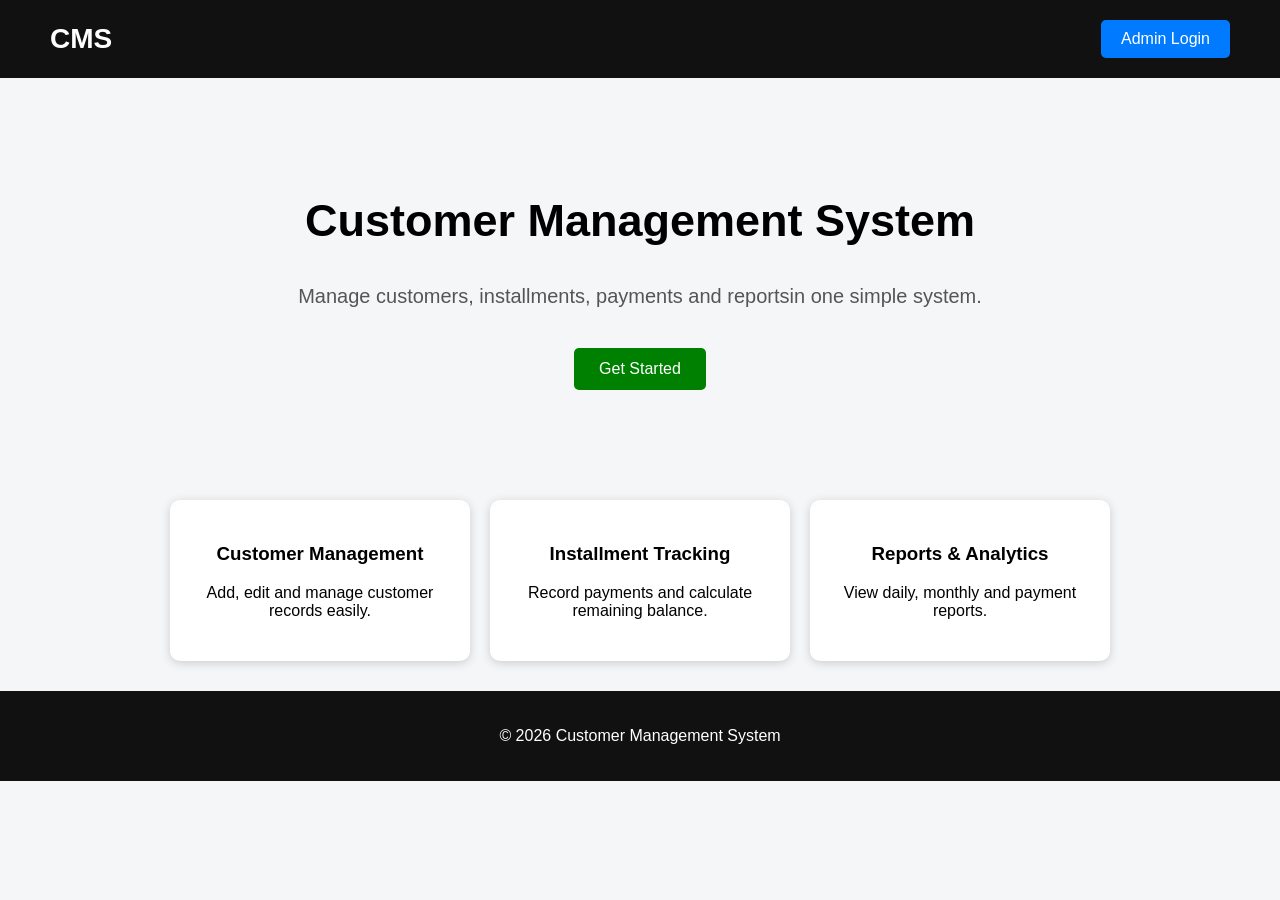
<file: index.html>
<!DOCTYPE html>
<html lang="en">

<head>
    <meta charset="UTF-8">
    <meta name="viewport" content="width=device-width, initial-scale=1.0">
    <title>Customer Management System</title>
    <link rel="stylesheet" href="style.css">
</head>

<body>

<header>
    <div class="logo">CMS</div>
    <a href="login.html" class="login-btn">Admin Login</a>
</header>


<section class="hero">
    <h1>Customer Management System</h1>
    <p>Manage customers, installments, payments and reportsin one simple system.</p>
    <a href="login.html" class="start-btn">Get Started</a>
</section>


<section class="features">

    <div class="feature-card">
        <h3>Customer Management</h3>
        <p>Add, edit and manage customer records easily.</p>
    </div>

    <div class="feature-card">
        <h3>Installment Tracking</h3>
        <p>Record payments and calculate remaining balance.</p>
    </div>

    <div class="feature-card">
        <h3>Reports & Analytics</h3>
        <p>View daily, monthly and payment reports.</p>
    </div>

</section>

<footer>

<p>© 2026 Customer Management System</p>

</footer>

</body>
</html>
</file>
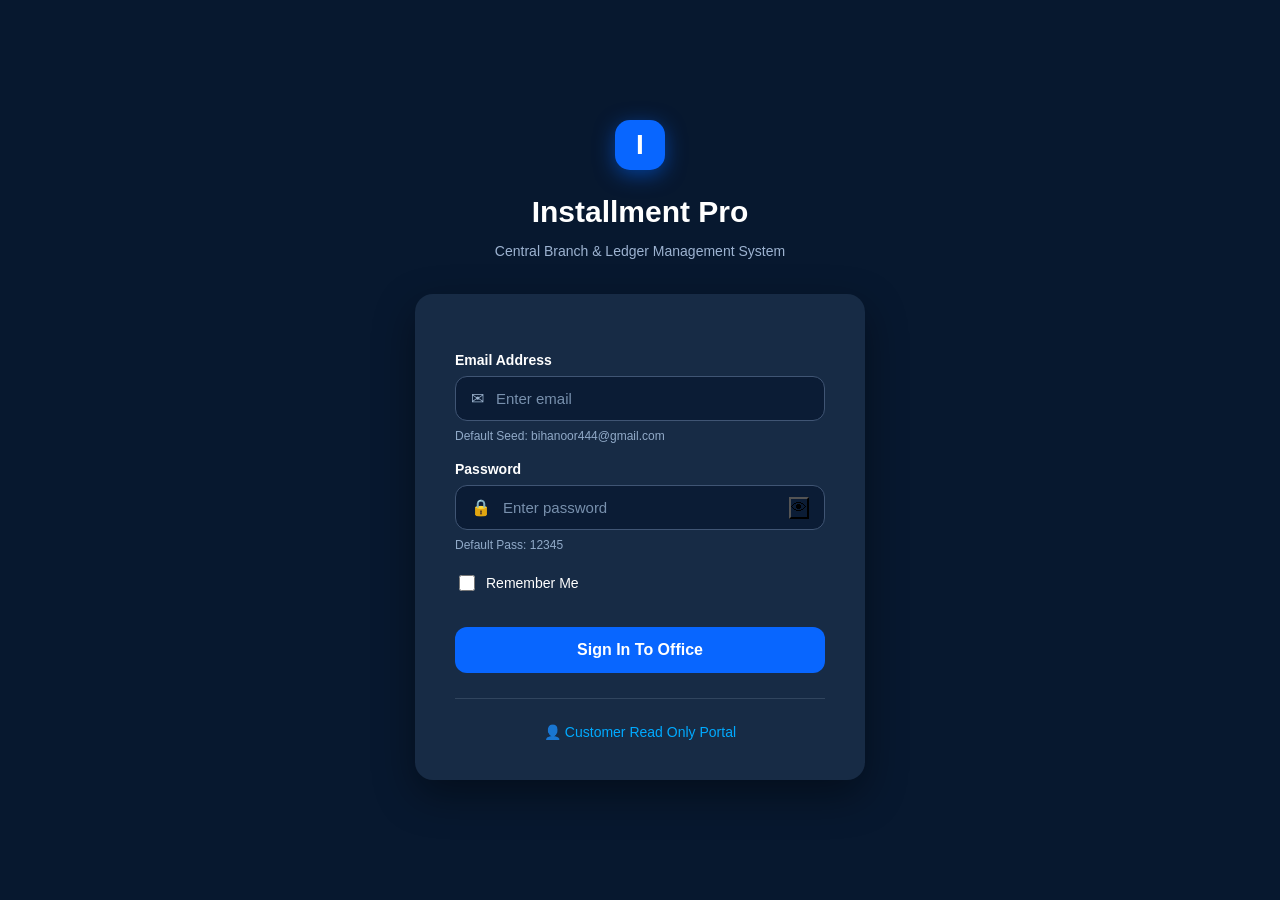
<file: backup.html>
<!DOCTYPE html>
<html lang="en">

<head>

<meta charset="UTF-8">
<meta name="viewport" content="width=device-width, initial-scale=1.0">

<title>
Backup Management - CMS
</title>


<link rel="stylesheet" href="css/style.css">
<link rel="stylesheet" href="css/backup.css">


</head>


<body>


<button class="hamburger" onclick="toggleSidebar()">
☰
</button>



<div class="layout">



<!-- ================= SIDEBAR ================= -->

<aside class="sidebar" id="sidebar">


<div class="logo">

<div class="logo-icon">
I
</div>


<button class="close-btn" onclick="closeSidebar()">
✕
</button>


<div>

<h3>
Installment Pro
</h3>

<p>
Central Management
</p>

</div>


</div>





<div class="profile">

<h4 id="userRole">
Super Admin
</h4>

<p>
Administrator
</p>

<span class="connected">
● Connected
</span>


</div>





<nav>


<a href="dashboard.html">
▦ Dashboard
</a>


<a href="customers.html">
♙ Customer Profiles
</a>


<a href="installments.html">
💳 Installments
</a>



<a href="major-sheet.html">
▣ Major Ledger
</a>



<a href="reports.html">
📊 Reports
</a>



<a href="branches.html">
⚯ Branch Control
</a>



<a href="cleared.html">
✓ Cleared Accounts
</a>



<a href="history.html">
◉ Security & Audits
</a>



<a class="active" href="backup.html">
💾 Backup
</a>



<a href="customer-portal.html">
👤 Customer Portal
</a>



</nav>





<button class="signout-btn" onclick="logout()">

↪ Sign Out

</button>



</aside>





<!-- ================= MAIN CONTENT ================= -->


<div class="main">



<div class="backup-container">



<h2>
💾 Backup & Restore Management
</h2>



<p class="description">

Securely manage CMS data backup and recovery.

</p>





<div class="backup-grid">





<!-- BACKUP CARD -->


<div class="backup-box">


<div class="icon">
📥
</div>


<h3>
Create Backup
</h3>



<p>

Download complete system data including:

</p>


<ul>

<li>Customers Records</li>

<li>Branch Information</li>

<li>User Accounts</li>

<li>Audit History</li>

</ul>



<button onclick="backupData()">

Download Backup

</button>


</div>







<!-- RESTORE CARD -->


<div class="backup-box">


<div class="icon">
♻️
</div>


<h3>
Restore Backup
</h3>



<p>

Upload previous CMS backup file.
</p>
<input 
type="file"
id="restoreFile"
accept=".json"
>
<button onclick="restoreData()">Restore Data</button>
</div>
</div>
<div id="message">
</div>
<div class="warning">
⚠ Warning:
<br>
Restoring backup will replace existing system data.
Make sure you have a current backup before restoring.
</div>
</div>
</div>
</div>
<script src="js/sidebar.js"></script>
<script src="script.js"></script>
<script src="js/setup.js"></script>
<script src="js/auth.js"></script>
<script src="js/history.js"></script>
<script src="js/backup.js"></script>
</body>
</html>
</file>
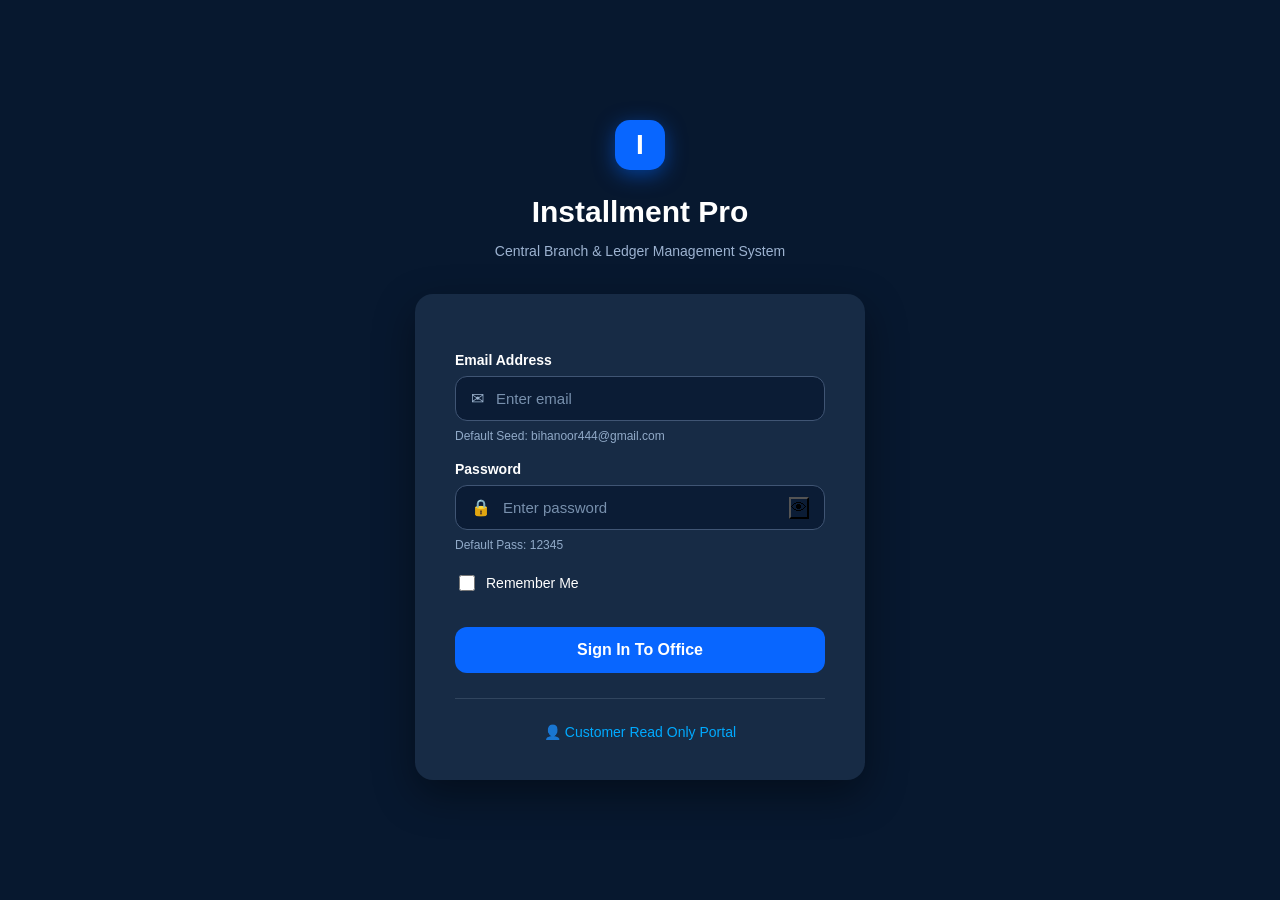
<file: branches.html>
<!DOCTYPE html>
<html lang="en">

<head>

<meta charset="UTF-8">

<meta name="viewport" content="width=device-width, initial-scale=1.0">

<title>Branch Management - CMS</title>


<link rel="stylesheet" href="css/style.css">

<link rel="stylesheet" href="css/branch.css">


</head>


<body>


<button class="hamburger" onclick="toggleSidebar()">
☰
</button>



<div class="layout">



<!-- SIDEBAR -->

<aside class="sidebar" id="sidebar">


<div class="logo">


<div class="logo-icon">
I
</div>


<button class="close-btn" onclick="closeSidebar()">
✕
</button>


<div>

<h3>
Installment Pro
</h3>


<p>
Central Management
</p>


</div>


</div>




<div class="profile">

<h4 id="userRole">
Super Admin
</h4>


<p>
Administrator
</p>


<span class="connected">
● Connected
</span>


</div>





<nav>


<a href="dashboard.html">
▦ Dashboard
</a>


<a href="customers.html">
♙ Customer Profiles
</a>


<a href="installments.html">
💳 Installments
</a>


<a href="major-sheet.html">
▣ Major Ledger
</a>


<a href="reports.html">
📊 Reports
</a>


<a class="active" href="branches.html">
⚯ Branch Control
</a>


<a href="cleared.html">
✓ Cleared Accounts
</a>


<a href="history.html">
◉ Security & Audits
</a>


<a href="backup.html">
💾 Backup
</a>


<a href="customer-portal.html">
👤 Customer Portal
</a>



</nav>





<button class="signout-btn" onclick="logout()">

↪ Sign Out

</button>



</aside>





<div class="main">



<h2>
Branch Management
</h2>



<div class="branch-summary">


<div class="branch-card">

<h3>
Total Branches
</h3>


<p id="branchCount">
0
</p>


</div>


</div>






<div class="form-box">



<input 
type="text"
id="branchName"
placeholder="Enter Branch Name">



<input 
type="text"
id="branchCode"
placeholder="Enter Branch Code">



<button 
id="branchBtn"
onclick="addBranch()">

Add Branch

</button>



</div>





<input 
type="text"
id="branchSearch"
placeholder="Search Branch..."
onkeyup="searchBranch()">






<h2>
Branch List
</h2>





<table>


<thead>


<tr>

<th>
Serial
</th>


<th>
Branch Name
</th>


<th>
Branch Code
</th>


<th>
Action
</th>


</tr>


</thead>



<tbody id="branchTable">


</tbody>


</table>





</div>




</div>

<script src="js/sidebar.js"></script>
<script src="script.js"></script>
<script src="js/setup.js"></script>
<script src="js/auth.js"></script>
<script src="js/history.js"></script>
<script src="js/branches.js"></script>

</body>
</html>
</file>
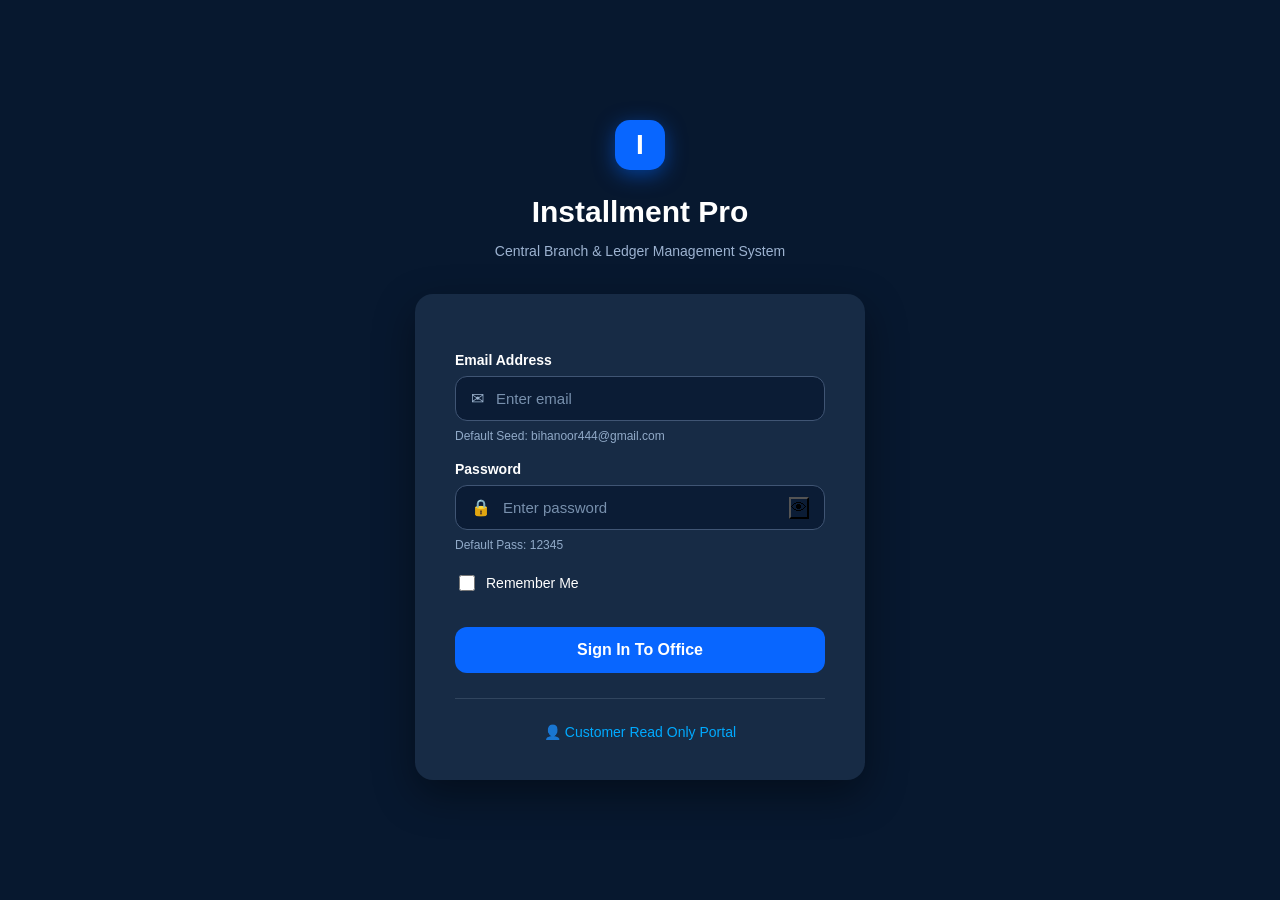
<file: cleared.html>
<!DOCTYPE html>
<html lang="en">
<head>
<meta charset="UTF-8">
<meta name="viewport" content="width=device-width, initial-scale=1.0">
<title>Cleared Customers - CMS</title>
<link rel="stylesheet" href="css/style.css">
<link rel="stylesheet" href="css/cleared.css">

</head>

<body>
<button class="hamburger" onclick="toggleSidebar()">☰</button>
    <div class="layout">
<aside class="sidebar" id="sidebar">
   
    <div class="logo">
        <div class="logo-icon">I</div>
        <button class="close-btn" onclick="closeSidebar()">✕</button>
        <div>
        <h3>Installment Pro</h3>
        <p>Central Management</p>
        </div>
    </div>
    <div class="profile">
        <h4 id="userRole">Super Admin</h4>
        <p> Administrator</p>
        <span class="connected">● Connected</span>
    </div>
    <nav>
        <a href="dashboard.html">▦ Dashboard</a>
        <a href="customers.html">♙ Customer Profiles</a>
        <a href="installments.html">💳 Installments</a>
        <a href="major-sheet.html"> ▣ Major Ledger</a>
        <a href="reports.html">📊 Reports</a>
        <a href="branches.html"> ⚯ Branch Control</a>
        <a class="active" href="cleared.html">✓ Cleared Accounts</a>
        <a href="history.html">◉ Security & Audits</a>
        <a href="backup.html"> 💾 Backup</a>
        <a href="customer-portal.html">👤 Customer Portal</a>
    </nav>
    <button class="signout-btn" onclick="logout()">↪ Sign Out</button>
</aside>

<div class="main">


<h2>Fully Paid Customers</h2>

<h3>Reopen Customer Account</h3>

<input id="newAmount" placeholder="New Purchase Amount">

<input id="newItems" placeholder="New Items">

<input type="date" id="newDate">

<button onclick="saveNewPurchase()">
Save New Purchase
</button>
<table border="1" width="100%">
<thead>
<tr>
<th>Customer ID</th>
<th>Name</th>
<th>Mobile</th>
<th>Total Amount</th>
<th>Payment History</th>
<th>Action</th>

</tr>
</thead>
<tbody id="clearedTable">
</tbody>
</table>
</div>
</div>
<script src="js/sidebar.js"></script>
<script src="script.js"></script>
<script src="js/setup.js"></script>
<script src="js/auth.js"></script>
<script src="js/history.js"></script>
<script src="js/cleared.js"></script>

</body>
</html>
</file>
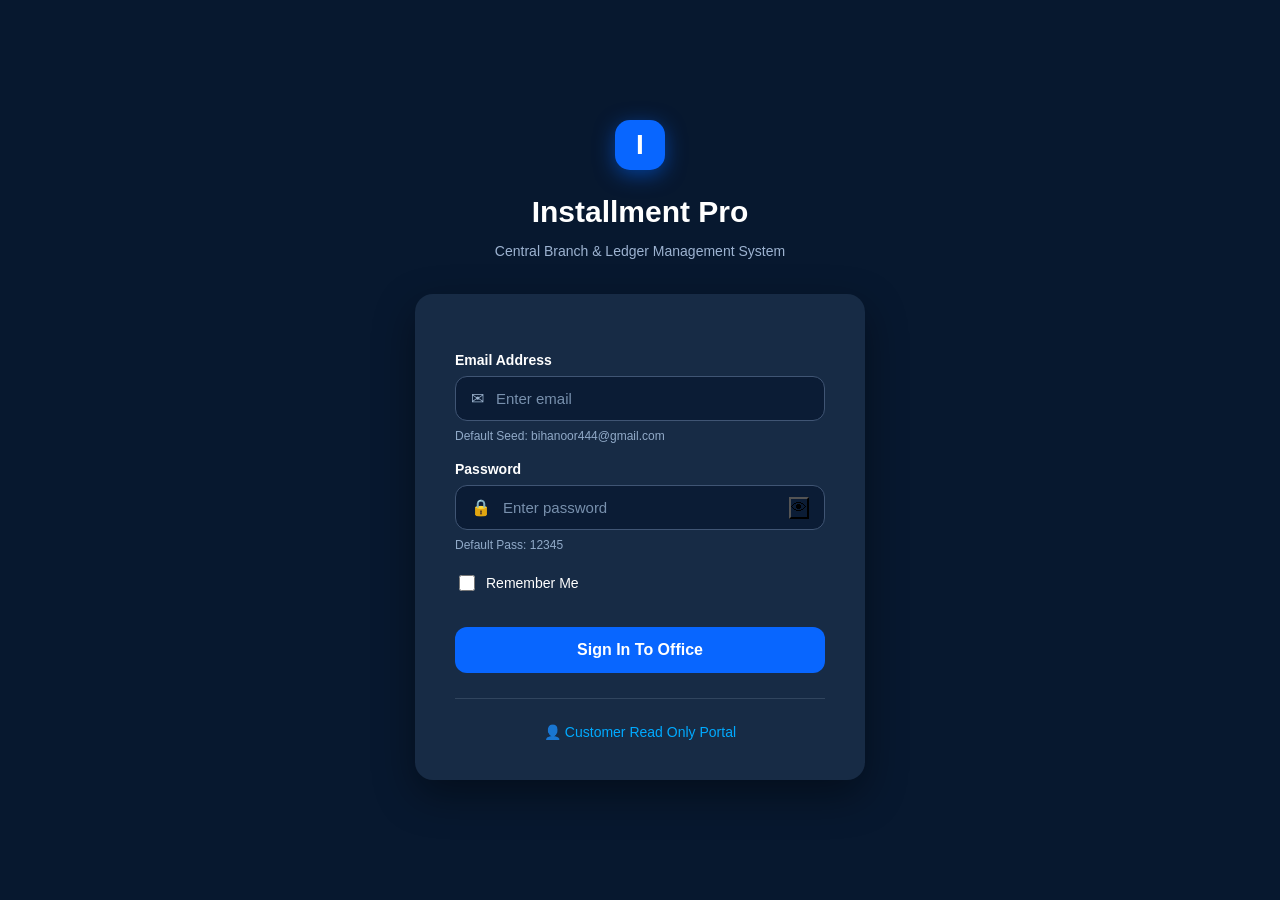
<file: customer-portal.html>
<!DOCTYPE html>
<html lang="en">

<head>

<meta charset="UTF-8">
<meta name="viewport" content="width=device-width, initial-scale=1.0">

<title>
Customer Portal - CMS
</title>


<link rel="stylesheet" href="css/style.css">
<link rel="stylesheet" href="css/customer-portal.css">


</head>


<body>


<button class="hamburger" onclick="toggleSidebar()">
☰
</button>




<div class="layout">



<!-- ================= SIDEBAR ================= -->

<aside class="sidebar" id="sidebar">


<div class="logo">

<div class="logo-icon">
I
</div>


<button class="close-btn" onclick="closeSidebar()">
✕
</button>


<div>

<h3>
Installment Pro
</h3>

<p>
Central Management
</p>


</div>

</div>





<div class="profile">


<h4 id="userRole">
Super Admin
</h4>


<p>
Administrator
</p>


<span class="connected">
● Connected
</span>


</div>

<nav>
<a href="dashboard.html">
▦ Dashboard
</a>

<a href="customers.html">
♙ Customer Profiles
</a>

<a href="installments.html">
💳 Installments
</a>


<a href="major-sheet.html">
▣ Major Ledger
</a>


<a href="reports.html">
📊 Reports
</a>


<a href="branches.html">
⚯ Branch Control
</a>


<a href="cleared.html">
✓ Cleared Accounts
</a>


<a href="history.html">
◉ Security & Audits
</a>


<a href="backup.html">
💾 Backup
</a>


<a class="active" href="customer-portal.html">
👤 Customer Portal
</a>


</nav>





<button class="signout-btn" onclick="logout()">

↪ Sign Out

</button>

</aside>
<!-- ================= MAIN ================= -->

<div class="main">
<h2>
👤 Customer Portal
</h2>
<p class="portal-description">

Customers can check their account details, payments and remaining balance.
</p>
<!-- LOGIN CARD -->
<div class="portal-box">
<h3>
Customer Login
</h3>
<div class="input-group">
<label>
Customer ID
</label>
<input 
type="text"
id="customerId"
placeholder="Enter Customer ID"
>
</div>
<div class="input-group">
<label>
Mobile Number
</label>
<input 
type="text"
id="mobile"
placeholder="Enter Mobile Number"
>
</div>
<button onclick="customerLogin()">
Login
</button>
<p id="error" class="error">
</p>
</div>
<!-- CUSTOMER ACCOUNT -->
<div 
id="account"
class="account-box"
>
<h3>
Customer Account Information
</h3>
<p>
Login to view your account details.
</p>
</div>
</div>
</div>
<script src="js/sidebar.js"></script>
<script src="script.js"></script>
<script src="js/setup.js"></script>
<script src="js/auth.js"></script>
<script src="js/customer-portal.js"></script>
</body>

</html>
</file>
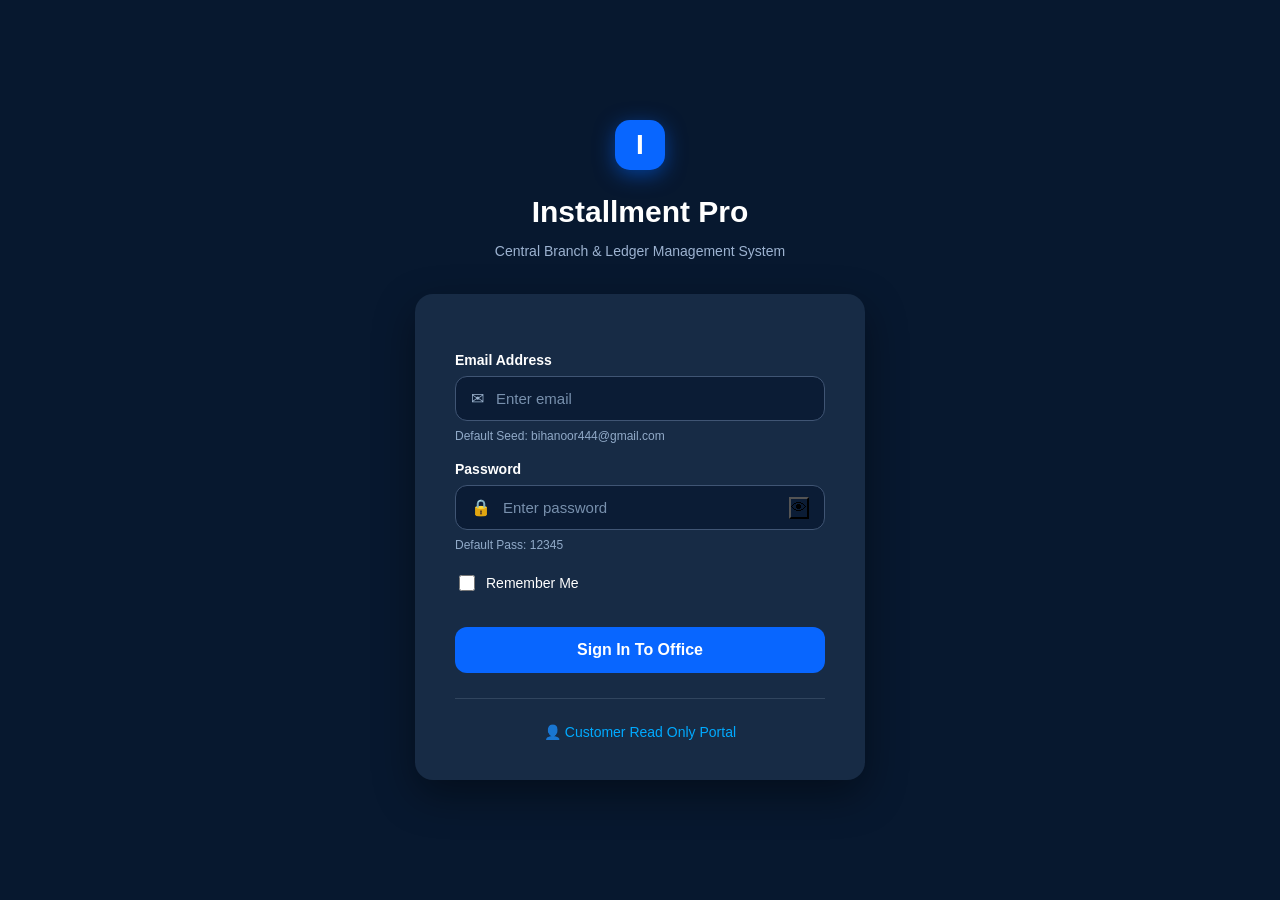
<file: customers.html>
<!DOCTYPE html>
<html lang="en">

<head>
    <meta charset="UTF-8">
    <title>Customer - CMS</title>
    <link rel="stylesheet" href="css/style.css">
    <link rel="stylesheet" href="css/customers.css">
    
</head>
<body>
<button class="hamburger" onclick="toggleSidebar()">☰</button>
    <div class="layout">
<aside class="sidebar" id="sidebar">
   
    <div class="logo">
        <div class="logo-icon">I</div>
        <button class="close-btn" onclick="closeSidebar()">✕</button>
        <div>
        <h3>Installment Pro</h3>
        <p>Central Management</p>
        </div>
    </div>
    <div class="profile">
        <h4 id="userRole">Super Admin</h4>
        <p> Administrator</p>
        <span class="connected">● Connected</span>
    </div>
    <nav>

        <a href="dashboard.html">▦ Dashboard</a>
        <a class="active" href="customers.html">♙ Customer Profiles</a>
        <a href="installments.html">💳 Installments</a>
        <a href="major-sheet.html"> ▣ Major Ledger</a>
        <a href="reports.html">📊 Reports</a>
        <a href="branches.html"> ⚯ Branch Control</a>
        <a href="cleared.html">✓ Cleared Accounts</a>
        <a href="history.html">◉ Security & Audits</a>
        <a href="backup.html"> 💾 Backup</a>
        <a href="customer-portal.html">👤 Customer Portal</a>
    </nav>
    <button class="signout-btn" onclick="logout()">↪ Sign Out</button>
</aside>

    <div class="main">
        
        <h2>Add Customer</h2>
        <div class="form">

            <input type="text" id="name" placeholder="Customer Name">
            <input type="text" id="father" placeholder="Father/Husband Name">
            <input type="text" id="mobile" placeholder="Mobile">
            <input type="text" id="city" placeholder="City/Area">
            <select id="branch"><option value="">Select Branch</option></select>
            <input type="text" id="previousId" placeholder="Previous Customer ID (Optional)">
            <input type="date" id="date" placeholder="Purchase Date">
            <input type="number" id="totalItems" placeholder="Total Items">
            <input type="number" id="totalAmount" placeholder="Total Amount">
            <input type="number" id="advance" placeholder="Advance Payment">

            <button id="addCustomerBtn" onclick="addCustomer()">Add Customer</button>
        </div>
        <h2 style="text-align: center;">Customer List</h2>
        
        <input type="text" id="searchInput" placeholder="Search by Name, ID, Mobile, Father Name, City"
            onkeyup="searchCustomer()">

        <table border="1" width="100%">
            <thead>
                <tr>
                    <th>Serial No</th>
                    <th>Customer ID</th>
                    <th>Name</th>
                    <th>Mobile</th>
                    <th>City</th>
                    <th>Branch</th>
                    <th>Purchase Date</th>
                    <th>Total Items</th>
                    <th>Total</th>
                    <th>Advance</th>
                    <th>Remaining</th>
                    <th>Action</th>
                </tr>
            </thead>
            <tbody id="customerTable"></tbody>
        </table>
    </div>
</div>

<script src="js/sidebar.js"></script>
<script src="script.js"></script>
<script src="js/setup.js"></script>
<script src="js/auth.js"></script>
<script src="js/history.js"></script>
<script src="js/customers.js"></script>
</body>
</html>
</file>
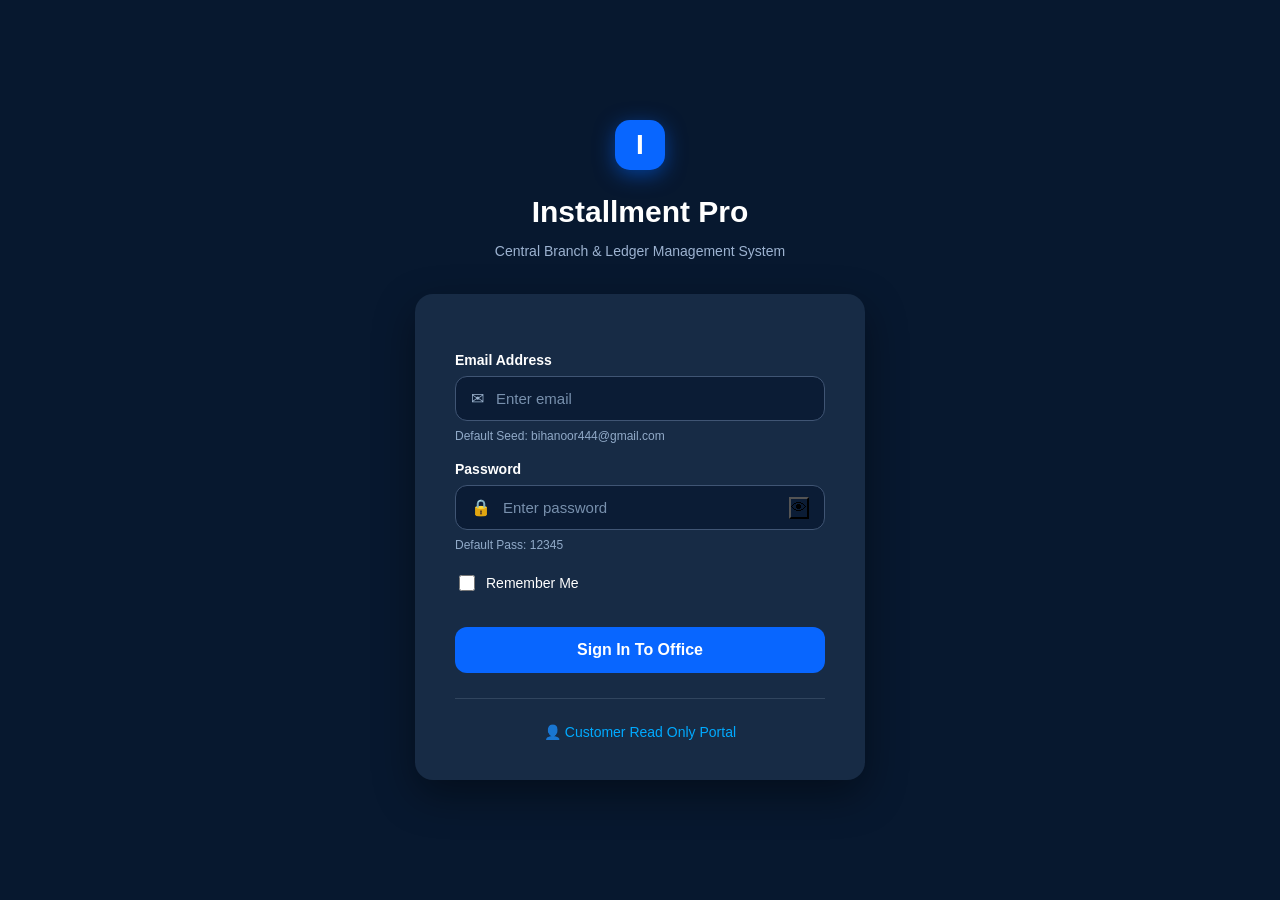
<file: dashboard.html>
<!DOCTYPE html>
<html lang="en">

<head>

<meta charset="UTF-8">
<meta name="viewport" content="width=device-width, initial-scale=1.0">
<title>Dashboard - Installment Pro</title>
<link rel="stylesheet" href="css/style.css">
<link rel="stylesheet" href="css/dashboard.css">

</head>

<body>
<button class="hamburger" onclick="toggleSidebar()">☰</button>
    <div class="layout">
<aside class="sidebar" id="sidebar">
   
    <div class="logo">
        <div class="logo-icon">I</div>
        <button class="close-btn" onclick="closeSidebar()">✕</button>
        <div>
        <h3>Installment Pro</h3>
        <p>Central Management</p>
        </div>
    </div>
    <div class="profile">
        <h4 id="userRole">Super Admin</h4>
        <p> Administrator</p>
        <span class="connected">● Connected</span>
    </div>
    <nav>

        <a class="active" href="dashboard.html">▦ Dashboard</a>
        <a href="customers.html">♙ Customer Profiles</a>
        <a href="installments.html">💳 Installments</a>
        <a href="major-sheet.html"> ▣ Major Ledger</a>
        <a href="reports.html">📊 Reports</a>
        <a href="branches.html"> ⚯ Branch Control</a>
        <a href="cleared.html">✓ Cleared Accounts</a>
        <a href="history.html">◉ Security & Audits</a>
        <a href="backup.html"> 💾 Backup</a>
        <a href="customer-portal.html">👤 Customer Portal</a>
    </nav>
    <button class="signout-btn" onclick="logout()">↪ Sign Out</button>
</aside>


<main class="main">
<section class="header">

<div>
<h1>Business Summary</h1>
<p>Real-time branch financial indicators and performance trackers</p>
</div>

<div class="filters">
<button id="allBranchBtn" class="filter-btn active">All Branches</button>
<button id="dailyBtn" class="filter-btn">Daily</button>
<button id="tenDaysBtn" class="filter-btn">10 Days</button>
<button id="monthlyBtn" class="filter-btn">Monthly</button>
</div>

</section>

<section class="cards">

<div class="card">
<h4>TOTAL ITEMS SOLD</h4>
<h2 id="itemsSold">0</h2>
</div>

<div class="card green">
<h4>ADVANCE COLLECTED</h4>
<h2 id="advance">Rs 0</h2>
</div>

<div class="card purple">
<h4>INSTALLMENTS RECEIVED</h4>
<h2 id="installments">Rs 0</h2>
</div>

<div class="card orange">
<h4>TOTAL COLLECTION</h4>
<h2 id="collection">Rs 0</h2>
</div>

<div class="card blue">
<h4>MARKET OUTSTANDING</h4>
<h2 id="remaining">Rs 0</h2>
</div>
</section>

<section class="charts">
<div class="chart-box">

<h3>Collection Momentum</h3>
<div class="graph">No Data Available</div>
</div>

<div class="chart-box">
<h3>Branch Ledger Comparison</h3>

<div class="graph">No Data Available</div>
</div>
</section>
</main>

</div>

<script src="js/sidebar.js"></script>
<script src="script.js"></script>
<script src="js/setup.js"></script>
<script src="js/auth.js"></script>
<script src="js/dashboard.js"></script>

</body>
</html>
</file>
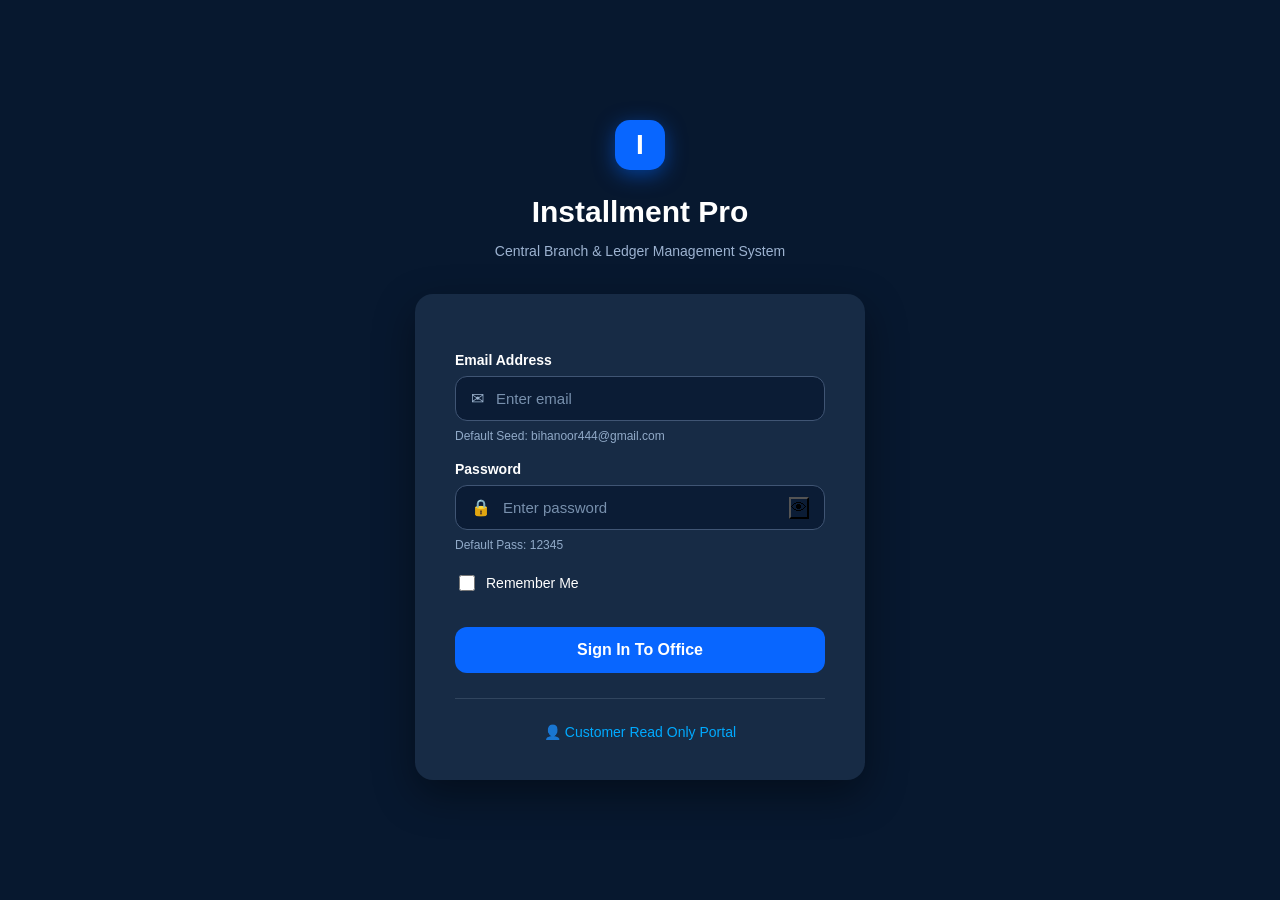
<file: history.html>
<!DOCTYPE html>
<html lang="en">

<head>

<meta charset="UTF-8">

<meta name="viewport" content="width=device-width, initial-scale=1.0">

<title>Security & Audit - CMS</title>


<link rel="stylesheet" href="css/style.css">

<link rel="stylesheet" href="css/history.css">


</head>


<body>


<button class="hamburger" onclick="toggleSidebar()">
☰
</button>



<div class="layout">


<aside class="sidebar" id="sidebar">


<div class="logo">

<div class="logo-icon">
I
</div>


<button class="close-btn" onclick="closeSidebar()">
✕
</button>


<div>

<h3>
Installment Pro
</h3>


<p>
Central Management
</p>


</div>


</div>




<div class="profile">

<h4 id="userRole">
Super Admin
</h4>


<p>
Administrator
</p>


<span class="connected">
● Connected
</span>


</div>





<nav>


<a href="dashboard.html">
▦ Dashboard
</a>


<a href="customers.html">
♙ Customer Profiles
</a>


<a href="installments.html">
💳 Installments
</a>


<a href="major-sheet.html">
▣ Major Ledger
</a>


<a href="reports.html">
📊 Reports
</a>


<a href="branches.html">
⚯ Branch Control
</a>


<a href="cleared.html">
✓ Cleared Accounts
</a>


<a class="active" href="history.html">
◉ Security & Audits
</a>


<a href="backup.html">
💾 Backup
</a>


<a href="customer-portal.html">
👤 Customer Portal
</a>



</nav>




<button class="signout-btn" onclick="logout()">

↪ Sign Out

</button>


</aside>






<div class="main">


<h2>
Security & Audit Trail
</h2>


<p class="description">

System activity monitoring and operational tracking

</p>





<div class="audit-summary">


<div>

<h3>
Total Activities
</h3>


<p id="historyCount">
0
</p>


</div>



</div>






<div class="controls">


<input 
type="text"
id="searchHistory"
placeholder="Search activity..."
onkeyup="searchHistory()"
>



<select id="actionFilter"
onchange="filterAction()">



<option value="all">
All Actions
</option>


<option>
Login
</option>


<option>
Logout
</option>


<option>
Customer Added
</option>


<option>
Customer Updated
</option>


<option>
Customer Deleted
</option>


<option>
Installment Received
</option>


<option>
Branch Created
</option>



</select>




<button onclick="printHistory()">
Print
</button>



<button onclick="exportHistory()">
Export
</button>




<button class="danger"
onclick="clearAllHistory()">

Clear All

</button>



</div>
<table>
<thead>

<tr>
<th>#</th>
<th>Action</th>
<th>User</th><th>Role</th><th>Details</th><th>Date & Time</th><th>Action</th>
</tr>
</thead>
<tbody id="historyTable">

</tbody>

</table>
</div>
</div>
<script src="js/sidebar.js"></script>
<script src="script.js"></script>
<script src="js/setup.js"></script>
<script src="js/auth.js"></script>
<script src="js/history.js"></script>
<script src="js/history-view.js"></script>
</body>

</html>
</file>
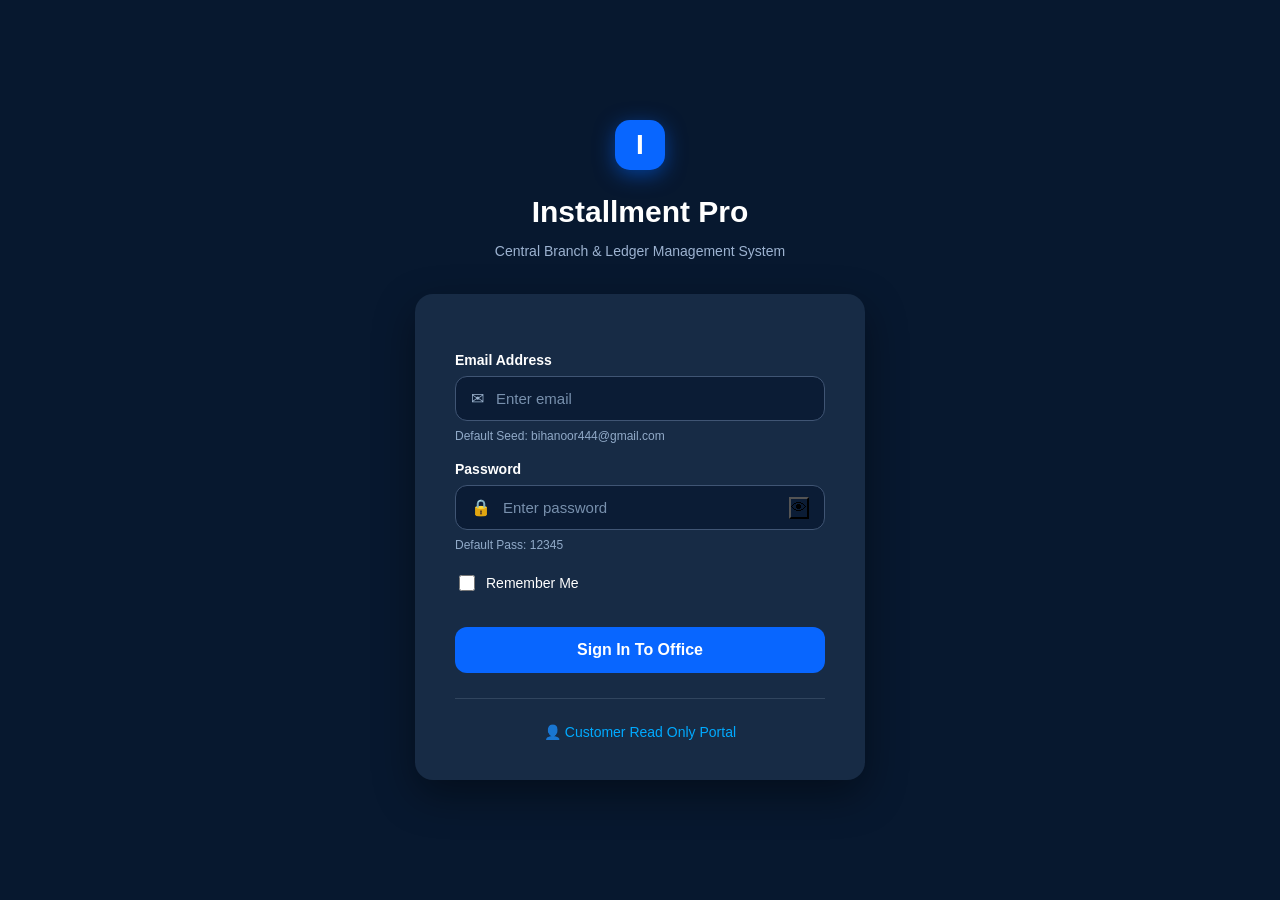
<file: login.html>
<!DOCTYPE html>
<html lang="en">

<head>

<meta charset="UTF-8">
<meta name="viewport" content="width=device-width, initial-scale=1.0">

<title>CMS Login</title>

<link rel="stylesheet" href="css/login.css">

</head>


<body class="login-body">


<div class="login-container">


<div class="logo">
I
</div>


<h1>
Installment Pro
</h1>


<p class="subtitle">
Central Branch & Ledger Management System
</p>




<div class="login-box">


<label>Email Address</label>


<div class="input-box">

<span>✉</span>

<input 
type="email"
id="username"
placeholder="Enter email"
autocomplete="off">

</div>


<small>
Default Seed: bihanoor444@gmail.com
</small>





<label>Password</label>


<div class="input-box">


<span>🔒</span>


<input 
type="password"
id="password"
placeholder="Enter password">


<button 
type="button"
class="show-btn"
onclick="togglePassword()">

👁

</button>


</div>


<small>
Default Pass: 12345
</small>




<label class="remember">

<input 
type="checkbox"
id="remember">

Remember Me

</label>





<button 
class="login-btn"
onclick="login()">

Sign In To Office

</button>



<p id="error"></p>




<hr>



<a href="customer-portal.html">

👤 Customer Read Only Portal

</a>


</div>


</div>




<script src="js/login.js"></script>


</body>

</html>
</file>
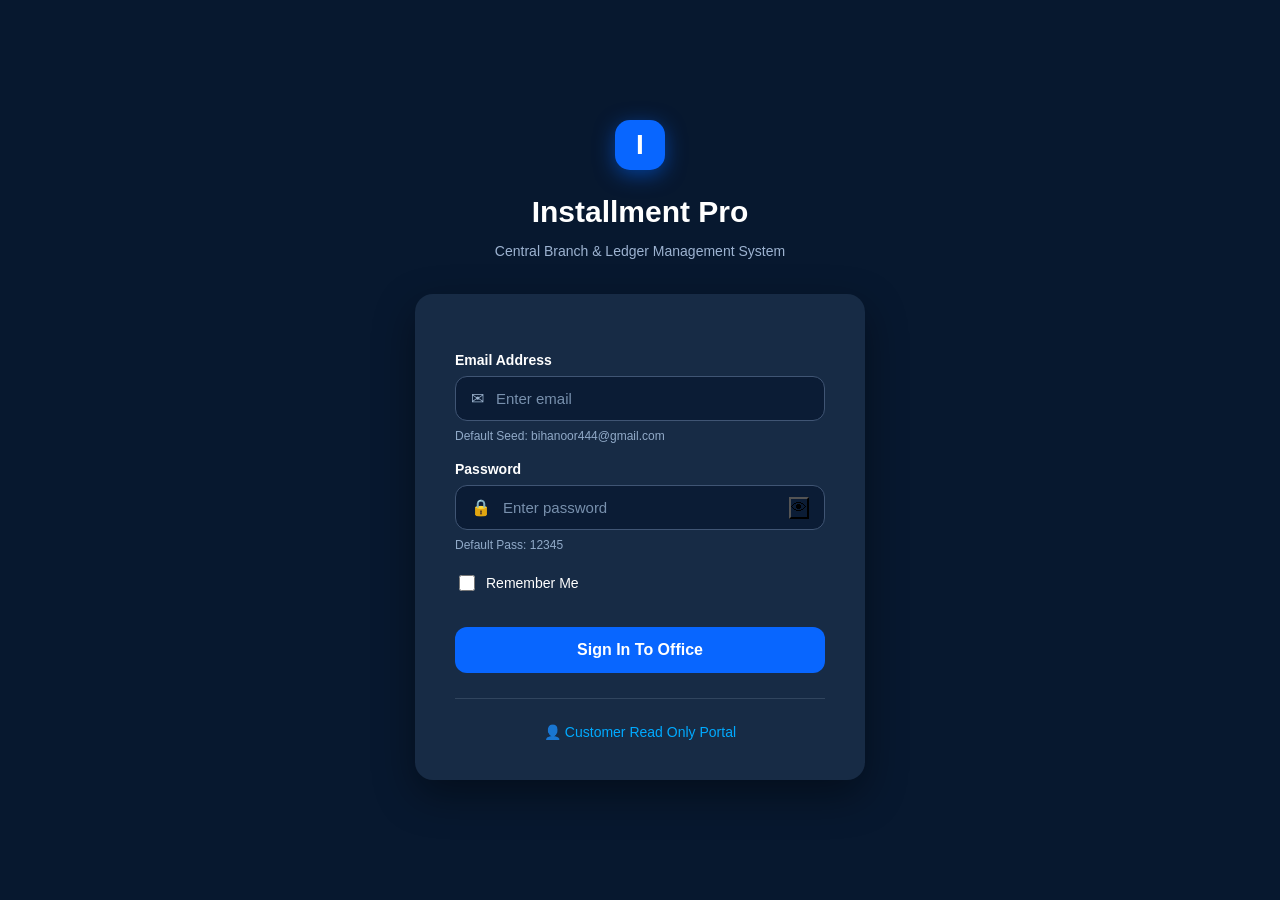
<file: major-sheet.html>
<!DOCTYPE html>
<html lang="en">
<head>
<meta charset="UTF-8">
<title>Major Sheet - CMS</title>
<link rel="stylesheet" href="css/style.css">
<link rel="stylesheet" href="css/major-sheet.css">

</head>

<body>
<button class="hamburger" onclick="toggleSidebar()">☰</button>
    <div class="layout">
<aside class="sidebar" id="sidebar">
   
    <div class="logo">
        <div class="logo-icon">I</div>
        <button class="close-btn" onclick="closeSidebar()">✕</button>
        <div>
        <h3>Installment Pro</h3>
        <p>Central Management</p>
        </div>
    </div>
    <div class="profile">
        <h4 id="userRole">Super Admin</h4>
        <p> Administrator</p>
        <span class="connected">● Connected</span>
    </div>
    <nav>

        <a href="dashboard.html">▦ Dashboard</a>
        <a href="customers.html">♙ Customer Profiles</a>
        <a href="installments.html">💳 Installments</a>
        <a class="active" href="major-sheet.html"> ▣ Major Ledger</a>
        <a href="reports.html">📊 Reports</a>
        <a href="branches.html"> ⚯ Branch Control</a>
        <a href="cleared.html">✓ Cleared Accounts</a>
        <a href="history.html">◉ Security & Audits</a>
        <a href="backup.html"> 💾 Backup</a>
        <a href="customer-portal.html">👤 Customer Portal</a>
    </nav>
    <button class="signout-btn" onclick="logout()">↪ Sign Out</button>
</aside>

  <div class="main">
    
    <h2>Central Ledger (Major Sheet)</h2>
    <div class="summary">
        <div class="major-card">
        <h3>Total Customers</h3>
        <p id="totalCustomers">0</p>
        </div>
        <div class="major-card">
        <h3>Total Sales</h3>
        <p id="totalSales">0</p>
        </div>

        <div class="major-card">
        <h3>Total Advance</h3>
        <p id="totalAdvance">0</p>
        </div>

        <div class="major-card">
        <h3>Total Remaining</h3>
        <p id="totalRemaining">0</p>
        </div>
    </div>

    <input id="majorSearch" placeholder="Search Customer..." onkeyup="searchMajorCustomer()">
    <table border="1" width="100%">
      <thead>
        <tr>
          <th>Serial</th>
          <th>Customer ID</th>
          <th>Name</th>
          <th>Mobile</th>
          <th>Branch</th>
          <th>Total Items</th>
          <th>Total Amount</th>
          <th>Advance</th>
          <th>Installments Received</th>
          <th>Remaining</th>
          <th>Action</th>
        </tr>
      </thead>

      <tbody id="majorTable"></tbody>
    </table>
  </div>
</div>
<script src="js/sidebar.js"></script>
<script src="script.js"></script>
<script src="js/setup.js"></script>
<script src="js/auth.js"></script>
<script src="js/major-sheet.js"></script>
</body>
</html>
</file>
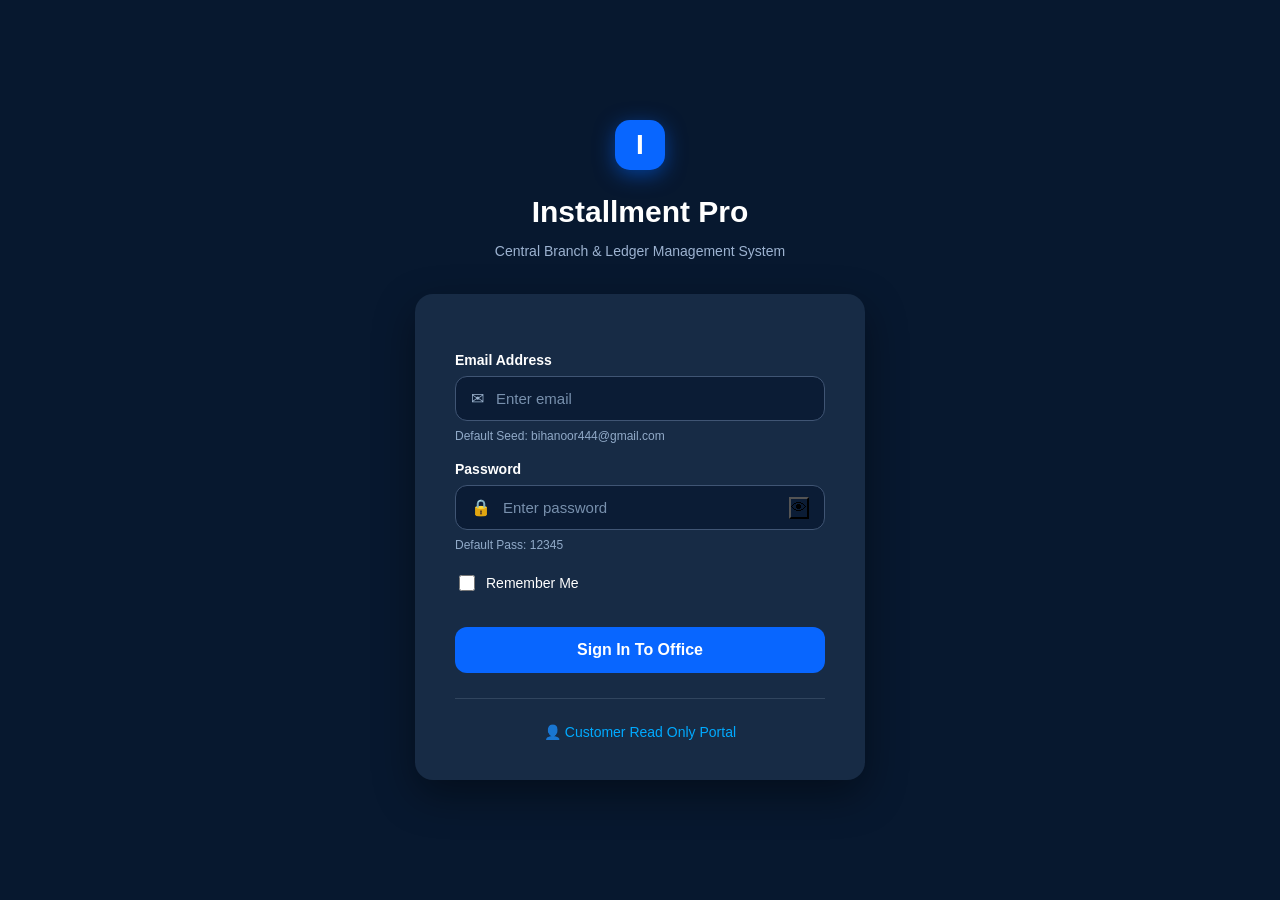
<file: reports.html>
<!DOCTYPE html>
<html lang="en">

<head>

<meta charset="UTF-8">
<meta name="viewport" content="width=device-width, initial-scale=1.0">

<title>Reports - CMS</title>

<link rel="stylesheet" href="css/style.css">
<link rel="stylesheet" href="css/reports.css">

</head>


<body>


<button class="hamburger" onclick="toggleSidebar()">☰</button>


<div class="layout">


<aside class="sidebar" id="sidebar">


<div class="logo">

<div class="logo-icon">I</div>

<button class="close-btn" onclick="closeSidebar()">✕</button>

<div>

<h3>Installment Pro</h3>

<p>Central Management</p>

</div>

</div>



<div class="profile">

<h4 id="userRole">Super Admin</h4>

<p>Administrator</p>

<span class="connected">
● Connected
</span>

</div>




<nav>

<a href="dashboard.html">
▦ Dashboard
</a>

<a href="customers.html">
♙ Customer Profiles
</a>


<a href="installments.html">
💳 Installments
</a>


<a href="major-sheet.html">
▣ Major Ledger
</a>


<a class="active" href="reports.html">
📊 Reports
</a>


<a href="branches.html">
⚯ Branch Control
</a>


<a href="cleared.html">
✓ Cleared Accounts
</a>


<a href="history.html">
◉ Security & Audits
</a>


<a href="backup.html">
💾 Backup
</a>


<a href="customer-portal.html">
👤 Customer Portal
</a>


</nav>


<button class="signout-btn" onclick="logout()">

↪ Sign Out

</button>


</aside>





<div class="main">



<h2 id="reportTitle">
All Customers Report
</h2>




<div class="summary">


<div class="card">
<h3>Total Customers</h3>
<p id="customersCount">0</p>
</div>



<div class="card">
<h3>Total Items Sold</h3>
<p id="itemsSold">0</p>
</div>



<div class="card">
<h3>Advance Received</h3>
<p id="advanceTotal">0</p>
</div>




<div class="card">
<h3>Installments</h3>
<p id="installmentTotal">0</p>
</div>




<div class="card">
<h3>Remaining</h3>
<p id="remainingTotal">0</p>
</div>




<div class="card">
<h3>Total Collection</h3>
<p id="collectionTotal">0</p>
</div>


</div>





<div class="filters">


<button onclick="filterReport('daily')">
Daily
</button>


<button onclick="filterReport('10days')">
Last 10 Days
</button>



<button onclick="filterReport('monthly')">
Monthly
</button>



<button onclick="filterReport('all')">
All
</button>



<select id="branchFilter"
onchange="filterBranchReport()">


<option value="all">
All Branches
</option>


</select>




<input 
type="text"
id="searchReport"
placeholder="Search Customer"
onkeyup="searchReport()"
>



<button onclick="printReport()">

Print

</button>


</div>






<table>


<thead>


<tr>

<th>Date</th>

<th>ID</th>

<th>Name</th>

<th>Branch</th>

<th>Items</th>

<th>Total</th>

<th>Advance</th>

<th>Installments</th>

<th>Remaining</th>


</tr>


</thead>




<tbody id="reportTable">


</tbody>


</table>




</div>


</div>




<script src="js/sidebar.js"></script>

<script src="script.js"></script>

<script src="js/setup.js"></script>

<script src="js/auth.js"></script>

<script src="js/reports.js"></script>



</body>

</html>
</file>
<file: style.css>
body{
    margin:0;
    font-family:Arial, sans-serif;
    background:#f4f6f8;
}

header{
    display:flex;
    justify-content:space-between;
    align-items:center;
    padding:20px 50px;
    background:#111;
    color:white;
}

.logo{
    font-size:28px;
    font-weight:bold;
}

.login-btn{
    background:#007bff;
    color:white;
    padding:10px 20px;
    text-decoration:none;
    border-radius:5px;
}

.hero{
    text-align:center;
    padding:80px 20px;
}

.hero h1{
    font-size:45px;
}

.hero p{
    font-size:20px;
    color:#555;
}

.start-btn{
    display:inline-block;
    margin-top:20px;
    background:green;
    color:white;
    padding:12px 25px;
    text-decoration:none;
    border-radius:5px;
}

.features{
    display:flex;
    justify-content:center;
    gap:20px;
    padding:30px;
}

.feature-card{
    background:white;
    width:250px;
    padding:25px;
    text-align:center;
    border-radius:10px;
    box-shadow:0 2px 10px #ccc;
}

footer{
    text-align:center;
    padding:20px;
    background:#111;
    color:white;
}
</file>
<file: css/style.css>
*{
    margin:0;
    padding:0;
    box-sizing:border-box;
    font-family:Arial, Helvetica, sans-serif;
}
body{
    background:#f5f8fc;
}
.layout,.container{
    display:flex;
    min-height:100vh;
}
.sidebar{
    width:230px;
    min-height:100vh;
    background:white;
    border-right:1px solid #ddd;
    padding:20px 0;
    display:flex;
    flex-direction:column;
    flex-shrink:2;
}
.logo{
    display:flex;
    align-items:center;
    gap:12px;
    padding:0 20px 20px;
    border-bottom:1px solid #eee;
}
.logo-icon{
    width:38px;
    height:38px;
    background:#3d40ce;
    color:white;
    display:flex;
    align-items:center;
    justify-content:center;
    border-radius:10px;
    font-weight:bold;
    font-size:20px;
}
.logo h3{
    font-size:17px;
}
.logo p{
    color:#888;
    font-size:12px;
}
.profile,.profile-card{
    margin:15px;
    padding:15px;
    background:#f8fafc;
    border-radius:12px;
    border:1px solid #e5e7eb;
}
.profile p,.profile-card p{
    color:#777;
    margin:5px 0;
}
.connected{
    color:#00a86b;
}
.sidebar nav{
    flex:1;
}
.sidebar nav a{
    display:block;
    text-decoration:none;
    color:#344767;
    padding:12px 20px;
    margin:5px 12px;
    border-radius:10px;
    font-size:14px;
}
.sidebar nav a:hover{
    background:#edf4ff;
    color:#3d40ce;
}
.sidebar nav .active{
    background:#3d40ce;
    color:white;
}
.signout-btn,.logout{
    margin:20px;
    padding:12px;
    border:none;
    background:white;
    color:#dc3545;
    cursor:pointer;
    text-align:left;
    border-radius:8px;
    font-size:15px;
}
.signout-btn:hover,.logout:hover{
    background:#ffe5e5;
}
.main{
    flex:1;
    padding:30px;
    overflow:auto;
}
@media(max-width:900px){
.sidebar{
    width:200px;
}
}
@media(max-width:700px){
.layout,.container{
    flex-direction:column;
}
.sidebar{
    width:100%;
    min-height:auto;
}
.main{
    padding:15px;
}
}
/* ================= HAMBURGER ================= */

.hamburger{
display:none;
position:fixed;
top:15px;
left:15px;
z-index:2000;
background:#3d40ce;
color:white;
border:none;
font-size:24px;
padding:8px 12px;
border-radius:8px;
cursor:pointer;
}
/* ================= MOBILE SIDEBAR ================= */

@media(max-width:700px){
.hamburger{
display:block;
}
.sidebar{
position:fixed;
left:-260px;
top:0;
height:100vh;
z-index:1500;
transition:0.3s;
box-shadow:5px 0 15px rgba(0,0,0,0.2);
}
.sidebar.active{
left:0;
}
.main{
padding-top:70px;
}
.container,.layout{
display:block;
}
}
/* ================= MOBILE SIDEBAR ================= */

.menu-btn{
display:none;
position:fixed;
top:15px;
left:15px;
z-index:3000;
background:#3d40ce;
color:white;
border:none;
font-size:25px;
width:45px;
height:45px;
border-radius:10px;
cursor:pointer;
}
.close-btn{
display:none;
position:absolute;
right:15px;
top:20px;
background:none;
border:none;
font-size:28px;
color:#333;
cursor:pointer;
}
@media(max-width:700px){
.menu-btn{
display:block;
}
.sidebar{
position:fixed;
top:0;
left:-260px;
width:240px;
height:100vh;
background:white;
z-index:2000;
transition:0.3s;
overflow-y:auto;
box-shadow:5px 0 20px rgba(0,0,0,0.2);
}
.sidebar.active{
left:0;
}
.close-btn{
display:block;
}
.logo,
.profile,
.sidebar nav,
.signout-btn{
display:block;
}
.main{
padding-top:80px;
}
}
</file>
<file: css/backup.css>
/* ================= BACKUP PAGE ================= */


.main{

background:#f5f8fc;

}



.backup-container{

max-width:1000px;

}



.backup-container h2{

font-size:28px;

color:#1f2937;

margin-bottom:10px;

}



.description{

color:#666;

margin-bottom:25px;

}





.backup-grid{

display:grid;

grid-template-columns:
repeat(auto-fit,minmax(300px,1fr));

gap:25px;

}





.backup-box{

background:white;

padding:30px;

border-radius:15px;

box-shadow:
0 4px 12px rgba(0,0,0,0.08);

border:1px solid #e5e7eb;

}





.icon{

font-size:40px;

margin-bottom:15px;

}





.backup-box h3{

font-size:20px;

margin-bottom:10px;

color:#111827;

}





.backup-box p{

color:#666;

line-height:1.5;

}





.backup-box ul{

margin:15px 0;

padding-left:20px;

color:#555;

}





.backup-box li{

margin:8px 0;

}





.backup-box button{

background:#3d40ce;

color:white;

border:none;

padding:12px 22px;

border-radius:8px;

cursor:pointer;

font-size:15px;

margin-top:15px;

}





.backup-box button:hover{

background:#292bb0;

}





#restoreFile{

width:100%;

padding:10px;

border:1px solid #ccc;

border-radius:8px;

margin-top:15px;

}





#message{

margin-top:25px;

padding:12px;

color:green;

font-weight:bold;

}





.warning{

margin-top:30px;

background:#fff3cd;

border-left:5px solid orange;

padding:15px;

border-radius:8px;

color:#664d03;

}





@media(max-width:700px){


.backup-container{

padding:10px;

}


.backup-grid{

grid-template-columns:1fr;

}


}
</file>
<file: css/branch.css>
.main h2{

font-size:28px;

margin-bottom:20px;

}



.branch-summary{


display:flex;

margin-bottom:20px;


}



.branch-card{


background:white;

padding:20px;

width:220px;

border-radius:15px;

box-shadow:
0 5px 15px rgba(0,0,0,.1);


}



.branch-card h3{

color:#555;

font-size:16px;

}



.branch-card p{

font-size:30px;

font-weight:bold;

color:#3d40ce;

}




.form-box{


background:white;

padding:20px;

border-radius:15px;

box-shadow:
0 5px 15px rgba(0,0,0,.1);

margin-bottom:20px;


}




.form-box input{


padding:12px;

width:300px;

margin:10px;

border:1px solid #ddd;

border-radius:8px;


}





.form-box button{


padding:12px 25px;

background:#3d40ce;

color:white;

border:none;

border-radius:8px;

cursor:pointer;


}



.form-box button:hover{

background:#2527a8;

}





#branchSearch{


width:300px;

padding:12px;

border-radius:8px;

border:1px solid #ddd;

margin-bottom:20px;


}




table{


width:100%;

background:white;

border-collapse:collapse;

box-shadow:
0 5px 15px rgba(0,0,0,.1);


}




th{


background:#3d40ce;

color:white;

padding:12px;


}




td{


padding:12px;

border-bottom:1px solid #eee;


}





tr:hover{


background:#f5f8ff;


}




table button{


padding:8px 15px;

border:none;

background:#3d40ce;

color:white;

border-radius:6px;

cursor:pointer;


}



.delete{


background:#dc3545;

}




@media(max-width:700px){



.form-box input,

#branchSearch{


width:100%;


}



table{


display:block;

overflow-x:auto;


}


}
</file>
<file: css/cleared.css>
/* ===============================
   CLEARED CUSTOMERS PAGE
   =============================== */


.main h2{

    font-size:28px;
    color:#1f2937;
    margin-bottom:15px;

}


.main h3{

    margin-top:25px;
    margin-bottom:15px;
    color:#374151;

}


/* ===============================
   NEW PURCHASE SECTION
   =============================== */


.main input{

    padding:12px;
    width:250px;
    margin:5px;

    border:1px solid #d1d5db;
    border-radius:8px;

    outline:none;
    font-size:14px;

}



.main input:focus{

    border-color:#3d40ce;

}





/* ===============================
   BUTTONS
   =============================== */


button{

    padding:10px 16px;

    border:none;

    border-radius:8px;

    cursor:pointer;

    background:#3d40ce;

    color:white;

    font-size:14px;

    margin:5px;

    transition:.3s;

}



button:hover{

    background:#2527a8;

}




/* Reopen Button */

button[onclick*="reopenCustomer"]{

    background:#16a34a;

}



button[onclick*="reopenCustomer"]:hover{

    background:#15803d;

}




/* Print Button */


button[onclick*="printHistory"]{

    background:#2563eb;

}



button[onclick*="printHistory"]:hover{

    background:#1d4ed8;

}





/* PDF Button */


button[onclick*="downloadPDF"]{

    background:#dc2626;

}



button[onclick*="downloadPDF"]:hover{

    background:#b91c1c;

}






/* ===============================
   TABLE DESIGN
   =============================== */


table{


    width:100%;

    margin-top:25px;

    background:white;

    border-collapse:collapse;

    border-radius:15px;

    overflow:hidden;

    box-shadow:

    0 5px 15px rgba(0,0,0,.08);


}




thead{


    background:#3d40ce;

    color:white;


}





th{


    padding:14px;

    text-align:left;

    font-size:14px;


}




td{


    padding:12px;

    border-bottom:1px solid #eeeeee;

    color:#374151;

    vertical-align:top;


}




tbody tr:hover{


    background:#f5f8ff;


}






/* Payment History */


td p{


    margin:5px 0;

    padding:5px;

    background:#f8fafc;

    border-radius:5px;

    font-size:13px;


}






/* ===============================
   EMPTY MESSAGE
   =============================== */


td[colspan]{


    text-align:center;

    padding:30px;

    color:#6b7280;

    font-size:16px;


}





/* ===============================
   PRINT REPORT
   =============================== */


@media print{


.sidebar,
.hamburger,
button,
input,
h3{


    display:none !important;


}



.main{


    padding:0;

}



table{


    box-shadow:none;

}



}





/* ===============================
   RESPONSIVE DESIGN
   =============================== */


@media(max-width:900px){


table{


    display:block;

    overflow-x:auto;

    white-space:nowrap;


}



}



@media(max-width:700px){



.main h2{

    font-size:22px;

}



.main input{


    width:100%;

    margin:8px 0;


}



button{


    width:100%;

    margin:8px 0;


}




table{


    font-size:13px;


}



th,
td{


    padding:10px;


}



}
</file>
<file: css/customer-portal.css>
/* ================= CUSTOMER PORTAL ================= */


.main h2{

font-size:28px;
color:#1f2937;
margin-bottom:10px;

}



.portal-description{

color:#666;
margin-bottom:25px;

}




.portal-box,
.account-box{

background:white;

padding:30px;

margin-bottom:25px;

border-radius:15px;

box-shadow:
0 4px 12px rgba(0,0,0,0.08);

border:1px solid #e5e7eb;

}





.portal-box{

max-width:500px;

}





.portal-box h3,
.account-box h3{

margin-bottom:20px;

color:#111827;

}




.input-group{

margin-bottom:15px;

}



.input-group label{

display:block;

font-weight:bold;

margin-bottom:5px;

color:#444;

}




.portal-box input{

width:100%;

padding:12px;

border:1px solid #ccc;

border-radius:8px;

font-size:15px;

}





.portal-box button{

background:#3d40ce;

color:white;

border:none;

padding:12px 25px;

border-radius:8px;

cursor:pointer;

font-size:15px;

}





.portal-box button:hover{

background:#292bb0;

}





.error{

color:red;

margin-top:15px;

}






.account-box table{

width:100%;

border-collapse:collapse;

margin-top:20px;

}





.account-box th{

background:#3d40ce;

color:white;

padding:12px;

}




.account-box td{

padding:12px;

border-bottom:1px solid #ddd;

}





.account-box button{

margin-top:20px;

background:green;

color:white;

padding:10px 20px;

border:none;

border-radius:8px;

cursor:pointer;

}




.account-box button:hover{

background:darkgreen;

}





@media(max-width:700px){


.portal-box,
.account-box{

margin:10px;

padding:20px;

}



.account-box table{

display:block;

overflow-x:auto;

}


}
</file>
<file: css/customers.css>
/*============ Customer ==========*/
.form input,
.form select{
    display:block;
    width:350px;
    padding:10px;
    margin:10px 0;
    border:1px solid #ccc;
    border-radius:5px;
    box-sizing:border-box;
}

.form button{
    padding:10px 20px;
    background:green;
    color:white;
    border:none;
    cursor:pointer;
}

table{
    border-collapse: collapse;
    margin-top: 20px;
    background: white;
}

table th{
    background: #3d40ce;
    color: white;
    padding: 10px;
    text-align: left;
}

table td{
    padding: 10px;
    border-bottom: 1px solid #ddd;
}

table tr:hover{
    background: #f2f2f2;
}

table button{
    background: red;
    color: white;
    border: none;
    padding: 5px 10px;
    cursor: pointer;
    margin: 3px;
}

table button:hover{
    background: darkred;
}

#searchInput{
width:400px;
padding:10px;
margin:15px 0;
border:1px solid #ccc;
border-radius:5px;
font-size:16px;
}
</file>
<file: css/dashboard.css>
/* ================= DASHBOARD HEADER ================= */


.header{

background:white;

padding:25px;

border-radius:15px;

display:flex;

justify-content:space-between;

align-items:center;

border:1px solid #e5e7eb;

}



.header h1{

font-size:25px;

margin-bottom:8px;

}



.header p{

color:#64748b;

font-size:14px;

}



/* ================= FILTER BUTTONS ================= */


.filters{

display:flex;

gap:10px;

}


.filter-btn{

padding:10px 18px;

border-radius:8px;

border:1px solid #ddd;

background:white;

cursor:pointer;

}



.filter-btn:hover{

background:#edf4ff;

}



.filter-btn.selected{

background:#0866ff;

color:white;

}




/* ================= CARDS ================= */


.cards{

display:grid;

grid-template-columns:repeat(5,1fr);

gap:15px;

margin-top:25px;

}



.card{

background:white;

padding:22px;

border-radius:15px;

border:1px solid #e5e7eb;

box-shadow:0 3px 10px rgba(0,0,0,.05);

}



.card h4{

font-size:12px;

color:#64748b;

}



.card h2{

margin-top:15px;

font-size:25px;

}




.green h2{

color:#16a34a;

}


.purple h2{

color:#9333ea;

}


.orange h2{

color:#f97316;

}


.blue h2{

color:#0866ff;

}




/* ================= CHARTS ================= */


.charts{

display:grid;

grid-template-columns:2fr 1fr;

gap:20px;

margin-top:25px;

}



.chart-box{

background:white;

padding:20px;

border-radius:15px;

height:280px;

border:1px solid #ddd;

}



.chart-box h3{

margin-bottom:20px;

}



canvas{

width:100%;

height:230px;

}





@media(max-width:1000px){


.cards{

grid-template-columns:repeat(2,1fr);

}



.charts{

grid-template-columns:1fr;

}


}



@media(max-width:600px){


.cards{

grid-template-columns:1fr;

}


.filters{

flex-wrap:wrap;

}


}
</file>
<file: css/history.css>
.main h2{

font-size:28px;

margin-bottom:10px;

}



.description{

color:#666;

}





.audit-summary{


margin:20px 0;


}


.audit-summary div{


background:white;

width:220px;

padding:20px;

border-radius:15px;

box-shadow:
0 5px 15px rgba(0,0,0,.1);


}



.audit-summary h3{

font-size:16px;

color:#555;

}



.audit-summary p{


font-size:32px;

font-weight:bold;

color:#3d40ce;


}





.controls{


display:flex;

gap:10px;

flex-wrap:wrap;

margin:20px 0;


}




.controls input,
.controls select{


padding:12px;

border-radius:8px;

border:1px solid #ddd;


}





button{


padding:10px 15px;

border:none;

border-radius:8px;

background:#3d40ce;

color:white;

cursor:pointer;


}




button:hover{

opacity:.8;

}



.danger{


background:#dc3545;

}





table{


width:100%;

background:white;

border-collapse:collapse;

box-shadow:
0 5px 15px rgba(0,0,0,.1);


}




th{


background:#3d40ce;

color:white;

padding:12px;


}




td{


padding:12px;

border-bottom:1px solid #eee;


}





tr:hover{


background:#f5f8ff;


}





@media(max-width:700px){


table{


display:block;

overflow-x:auto;


}



.controls input,
.controls select{


width:100%;


}


}
</file>
<file: css/login.css>
*{
box-sizing:border-box;
font-family:Arial, Helvetica, sans-serif;
}


body{
margin:0;
}


/* MAIN BACKGROUND */

.login-body{

min-height:100vh;

display:flex;

justify-content:center;

align-items:center;

background:#07182f;

color:white;

}



/* CONTAINER */

.login-container{

width:450px;

text-align:center;

}



/* LOGO */


.logo{

width:50px;

height:50px;

margin:auto;

background:#0866ff;

border-radius:15px;

display:flex;

align-items:center;

justify-content:center;

font-size:28px;

font-weight:bold;

box-shadow:
0 5px 20px rgba(0,102,255,.5);

}



/* TITLE */


h1{

font-size:30px;

margin-top:25px;

margin-bottom:8px;

}



.subtitle{

color:#9db3d1;

font-size:14px;

margin-bottom:35px;

}




/* LOGIN CARD */


.login-box{


background:#172b45;


padding:40px;


border-radius:18px;


text-align:left;


box-shadow:

0 15px 40px rgba(0,0,0,.4);


}



/* LABEL */


label{

display:block;

margin-top:18px;

margin-bottom:8px;

font-weight:bold;

font-size:14px;

}





/* INPUT */


.input-box{


height:45px;

display:flex;

align-items:center;


background:#0b1c35;


border:1px solid #405574;


border-radius:12px;


padding:0 15px;


}



.input-box span{

color:#9ab1cc;

}



.input-box input{


flex:1;


background:none;


border:none;


outline:none;


padding:12px;


color:white;


font-size:15px;


}



.input-box input::placeholder{

color:#7890ad;

}



/* PASSWORD BUTTON */


.show-btn{


width:auto;


margin:0;


padding:0;


background:none;


font-size:16px;


}


.show-btn:hover{

background:none;

}



/* SMALL TEXT */


small{

display:block;

margin-top:8px;

color:#91aac8;

font-size:12px;

}




/* REMEMBER */


.remember{


display:flex;

align-items:center;

gap:8px;

font-weight:normal;

margin-top:20px;

}



.remember input{

width:16px;

height:16px;

}




/* LOGIN BUTTON */


.login-btn{


width:100%;


margin-top:25px;


padding:14px;


background:#0866ff;


border:none;


border-radius:12px;


color:white;


font-size:16px;


font-weight:bold;


cursor:pointer;


}



.login-btn:hover{


background:#0052cc;


}





#error{

text-align:center;

color:#ff7070;

margin-top:15px;

}





hr{

border:none;

border-top:1px solid #31455e;

margin:25px 0;

}




a{


display:block;

text-align:center;

color:#00aaff;

text-decoration:none;

font-size:14px;


}




a:hover{

text-decoration:underline;

}




/* MOBILE */


@media(max-width:600px){


.login-container{

width:90%;

}


.login-box{

padding:25px;

}


h1{

font-size:25px;

}


}
</file>
<file: css/major-sheet.css>
/* ================= MAJOR SHEET PAGE ================= */


/* Main Heading */

.main h2{

    margin-bottom:25px;
    color:#1f2937;
    font-size:26px;
    font-weight:600;

}



/* ================= SUMMARY CARDS ================= */


.summary{

    display:grid;

    grid-template-columns:
    repeat(4,1fr);

    gap:20px;

    margin-bottom:25px;

}



.major-card{

    background:white;

    padding:22px;

    border-radius:15px;

    border:1px solid #e5e7eb;

    box-shadow:
    0 4px 10px rgba(0,0,0,0.08);

    transition:0.3s;

}



.major-card:hover{

    transform:translateY(-5px);

    box-shadow:
    0 8px 18px rgba(0,0,0,0.12);

}



.major-card h3{

    font-size:14px;

    color:#667085;

    margin-bottom:12px;

    font-weight:500;

}



.major-card p{

    font-size:26px;

    font-weight:bold;

    color:#3d40ce;

}



/* Different card colors */


.major-card:nth-child(1){

    border-left:5px solid #3d40ce;

}



.major-card:nth-child(2){

    border-left:5px solid #00a86b;

}



.major-card:nth-child(3){

    border-left:5px solid #9b00ff;

}



.major-card:nth-child(4){

    border-left:5px solid #ff7a00;

}



/* ================= SEARCH ================= */


#majorSearch{

    width:100%;

    max-width:450px;

    padding:13px 15px;

    border:1px solid #ddd;

    border-radius:10px;

    margin-bottom:20px;

    outline:none;

    font-size:14px;

}



#majorSearch:focus{

    border-color:#3d40ce;

    box-shadow:
    0 0 5px rgba(61,64,206,0.3);

}



/* ================= TABLE ================= */


table{

    width:100%;

    border-collapse:collapse;

    background:white;

    border-radius:15px;

    overflow:hidden;

    box-shadow:
    0 4px 12px rgba(0,0,0,0.08);

}



thead{

    background:#3d40ce;

    color:white;

}



thead th{

    padding:14px;

    text-align:left;

    font-size:14px;

}



tbody td{

    padding:13px;

    border-bottom:1px solid #eee;

    font-size:14px;

    color:#344767;

}



tbody tr:hover{

    background:#f5f8ff;

}



/* ================= RECEIPT BUTTON ================= */


button{

    padding:8px 14px;

    border:none;

    background:#3d40ce;

    color:white;

    border-radius:8px;

    cursor:pointer;

    font-size:13px;

}



button:hover{

    background:#2527a8;

}



/* ================= TABLE RESPONSIVE ================= */


@media(max-width:1100px){


.summary{

    grid-template-columns:
    repeat(2,1fr);

}


}



@media(max-width:700px){


.main{

    padding:15px;

}



.summary{

    grid-template-columns:1fr;

}



/* Make table scrollable */

table{

    display:block;

    overflow-x:auto;

    white-space:nowrap;

}



.main h2{

    font-size:22px;

}


}
</file>
<file: css/reports.css>
.main h2{

font-size:28px;
margin-bottom:20px;

}



.summary{

display:grid;

grid-template-columns:
repeat(auto-fit,minmax(200px,1fr));

gap:20px;

margin-bottom:25px;

}



.card{


background:white;

padding:20px;

border-radius:15px;

box-shadow:
0 5px 15px rgba(0,0,0,0.1);


}



.card h3{

font-size:15px;

color:#555;

}


.card p{

font-size:25px;

font-weight:bold;

color:#3d40ce;

}





.filters{


background:white;

padding:15px;

border-radius:15px;

display:flex;

gap:10px;

flex-wrap:wrap;

margin-bottom:20px;


}



.filters button,
.filters select,
.filters input{


padding:10px;

border-radius:8px;

border:1px solid #ddd;


}



.filters button{


background:#3d40ce;

color:white;

border:none;

cursor:pointer;


}



.filters button:hover{

background:#2426a5;

}





table{


width:100%;

background:white;

border-collapse:collapse;

border-radius:15px;

overflow:hidden;

box-shadow:
0 5px 15px rgba(0,0,0,0.1);


}




th{


background:#3d40ce;

color:white;

padding:12px;

}



td{


padding:12px;

border-bottom:1px solid #eee;


}




tr:hover{


background:#f5f8ff;


}



@media(max-width:700px){


table{


display:block;

overflow-x:auto;


}


}
</file>
